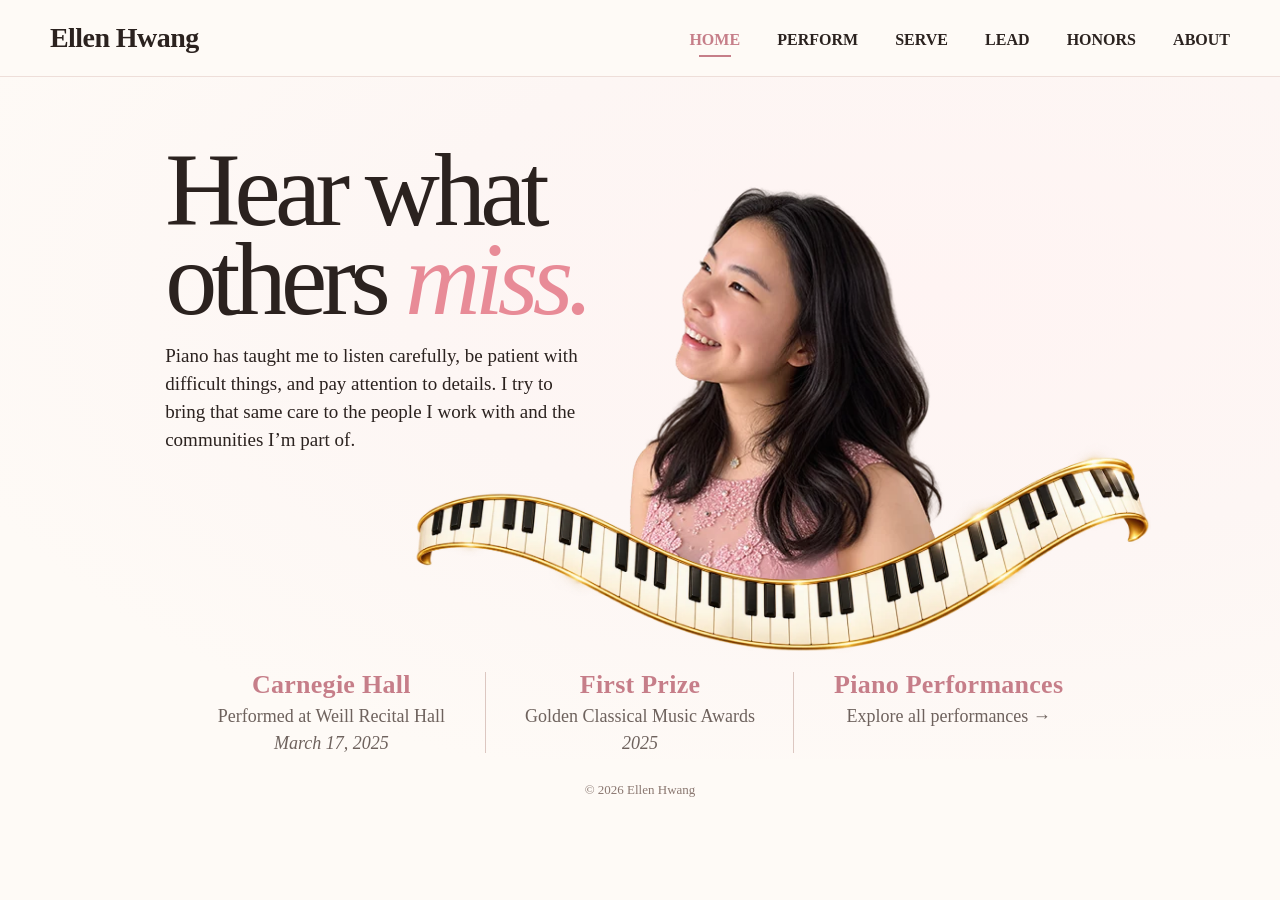
<file: index.html>
<!doctype html><html lang="en"><head>
<meta charset="utf-8"><meta name="viewport" content="width=device-width, initial-scale=1">
<title>Home | Ellen Hwang</title>
<meta name="description" content="Ellen Hwang portfolio — piano, service, leadership and honors.">
<link rel="preload" as="image" href="assets/images/home-cutout.webp" fetchpriority="high">
<link rel="preload" as="image" href="assets/images/piano-keyboard-final.webp" fetchpriority="high">
<link rel="stylesheet" href="styles.css?v=20261016"></head><body class="home"><header class="site-header"><div class="container nav">
      <a class="brand" href="index.html">Ellen Hwang</a>
      <button class="mobile-toggle" aria-label="Open menu">☰</button>
      <nav class="nav-links"><a class="active" href="index.html">HOME</a><a class="" href="perform.html">PERFORM</a><a class="" href="serve.html">SERVE</a><a class="" href="lead.html">LEAD</a><a class="" href="honors.html">HONORS</a><a class="" href="about.html">ABOUT</a></nav>
    </div></header><main>
<section class="home-hero"><div class="container">
  <div class="hero-grid">
    <div class="hero-copy">
      <h1 class="hero-title">Hear what<br>others <em>miss.</em></h1>
      <p class="hero-text">Piano has taught me to listen carefully, be patient with difficult things, and pay attention to details. I try to bring that same care to the people I work with and the communities I’m part of.</p>
    </div>
  </div>
</div>
<div class="home-lower">
<div class="hero-stage"><img class="hero-portrait" fetchpriority="high" decoding="async" src="assets/images/home-cutout.webp" alt="Ellen Hwang"><img class="piano-ribbon" fetchpriority="high" decoding="async" src="assets/images/piano-keyboard-final.webp" alt="" aria-hidden="true"></div>
<div class="container home-achv">
<a href="honors.html"><b>Carnegie Hall</b><span>Performed at Weill Recital Hall</span><i>March 17, 2025</i></a>
<a href="honors.html"><b>First Prize</b><span>Golden Classical Music Awards</span><i>2025</i></a>
<a href="perform.html"><b>Piano Performances</b><span>Explore all performances →</span></a>
</div>
<div class="container home-paths">
  <a class="path" href="perform.html"><span class="path-icon"><img src="assets/images/home-icon-perform.png" alt=""></span><strong>PERFORM</strong><span>10 years</span></a>
  <a class="path" href="serve.html"><span class="path-icon"><img src="assets/images/home-icon-serve.png" alt=""></span><strong>SERVE</strong><span>$11,000+ raised</span></a>
  <a class="path" href="lead.html"><span class="path-icon"><img src="assets/images/home-icon-lead.png" alt=""></span><strong>LEAD</strong><span>25+ issues</span></a>
  <a class="path" href="honors.html"><span class="path-icon"><img src="assets/images/home-icon-honors.png" alt=""></span><strong>HONORS</strong><span>1st Place</span></a>
  <a class="path" href="about.html"><span class="path-icon"><img src="assets/images/home-icon-about.png" alt=""></span><strong>ABOUT</strong><span>Character</span></a>
</div></div></section></main><footer class="footer"><div class="container">© 2026 Ellen Hwang</div></footer><script src="script.js?v=20261016"></script></body></html>
</file>
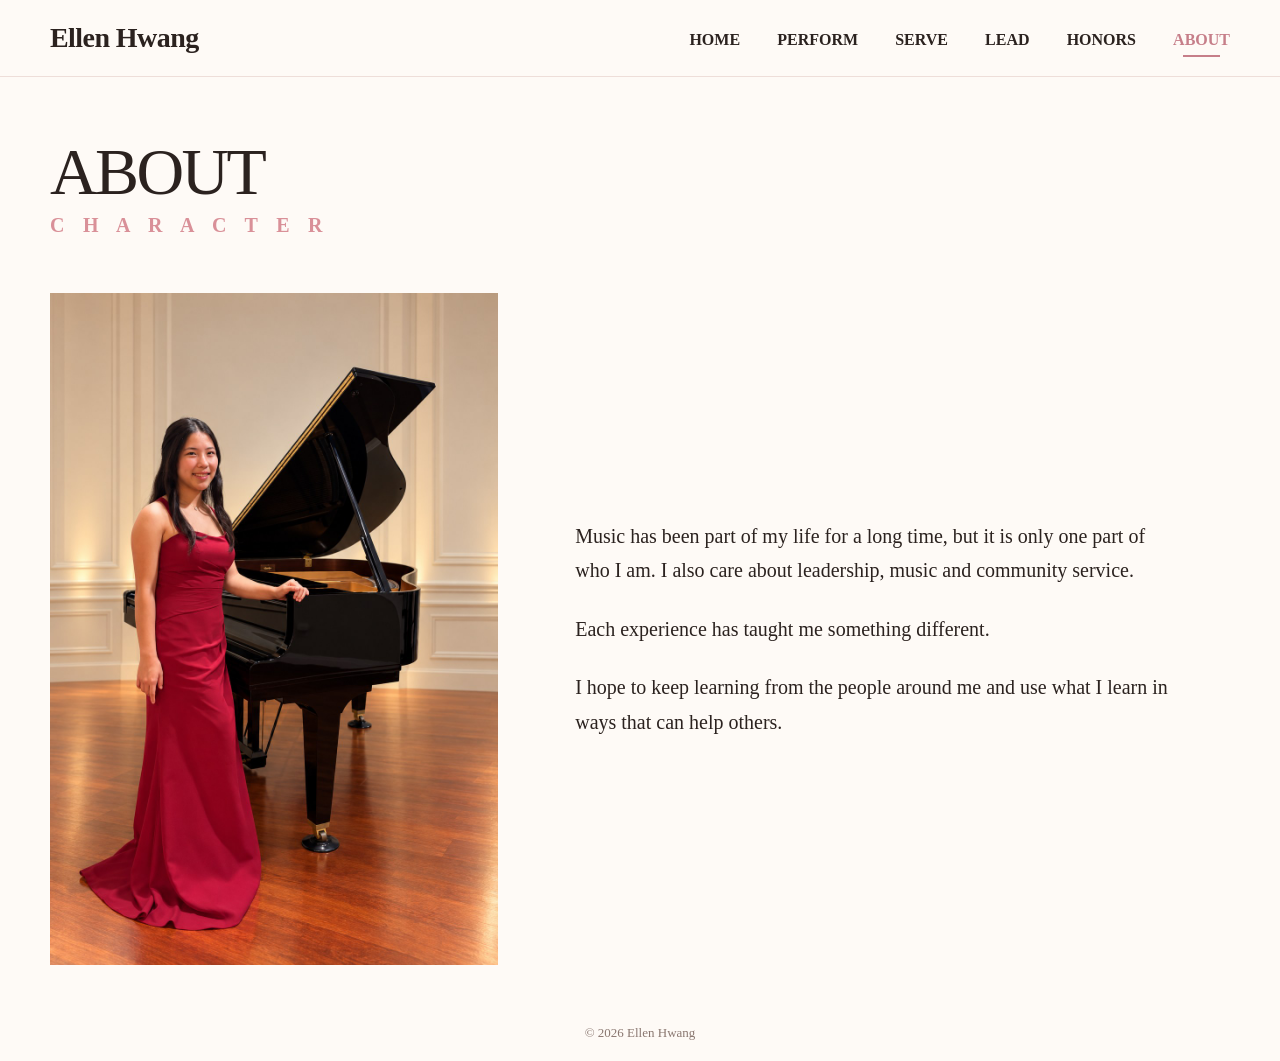
<file: about.html>
<!doctype html><html lang="en"><head>
<meta charset="utf-8"><meta name="viewport" content="width=device-width, initial-scale=1">
<title>About | Ellen Hwang</title>
<meta name="description" content="Ellen Hwang portfolio — piano, service, leadership and honors.">
<link rel="stylesheet" href="styles.css?v=20261016"></head><body class="about-page"><header class="site-header"><div class="container nav">
      <a class="brand" href="index.html">Ellen Hwang</a>
      <button class="mobile-toggle" aria-label="Open menu">☰</button>
      <nav class="nav-links"><a class="" href="index.html">HOME</a><a class="" href="perform.html">PERFORM</a><a class="" href="serve.html">SERVE</a><a class="" href="lead.html">LEAD</a><a class="" href="honors.html">HONORS</a><a class="active" href="about.html">ABOUT</a></nav>
    </div></header><main class="about-wrap decor-page"><div class="container">
<section class="page-top"><div><h1 class="page-title">ABOUT</h1><div class="page-key">C H A R A C T E R</div></div><div></div></section>
<section class="about-grid"><div class="about-photo"><img src="assets/images/about-piano.jpg" width="1024" height="1536" alt="Ellen Hwang in a red gown beside a grand piano"></div><div class="about-copy"><p>Music has been part of my life for a long time, but it is only one part of who I am. I also care about leadership, music and community service.</p><p>Each experience has taught me something different.</p><p>I hope to keep learning from the people around me and use what I learn in ways that can help others.</p></div></section>
</div></main><footer class="footer"><div class="container">© 2026 Ellen Hwang</div></footer><script src="script.js?v=20261016"></script></body></html>
</file>
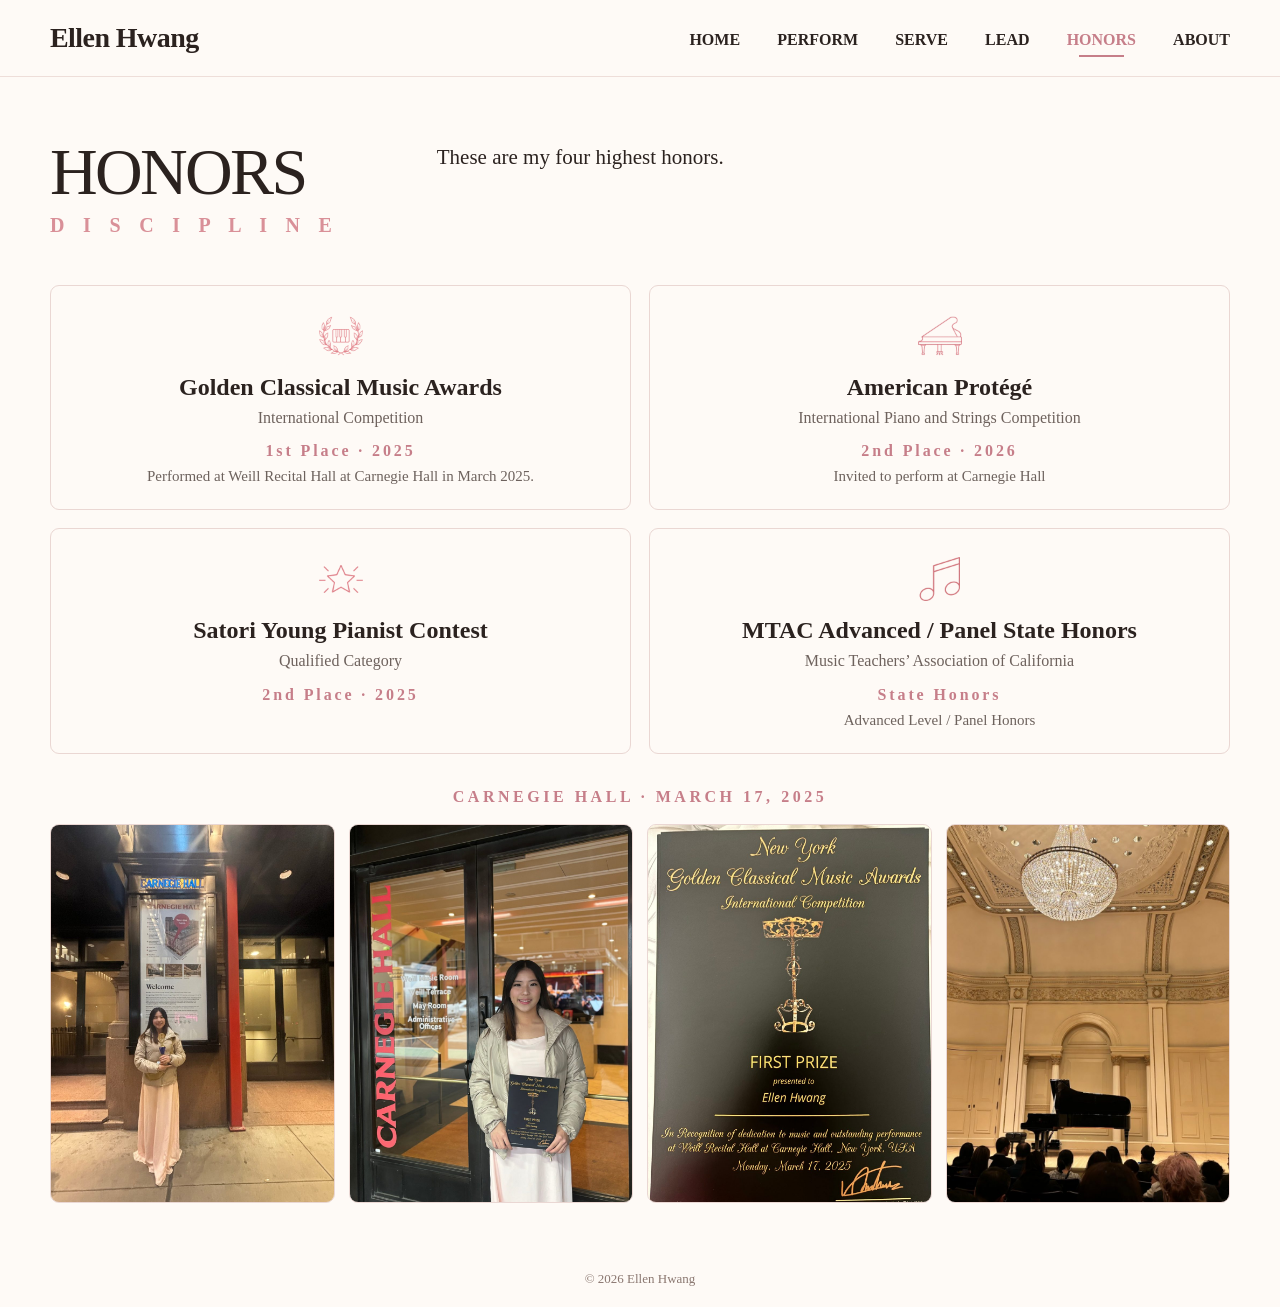
<file: honors.html>
<!doctype html><html lang="en"><head>
<meta charset="utf-8"><meta name="viewport" content="width=device-width, initial-scale=1">
<title>Honors | Ellen Hwang</title>
<meta name="description" content="Ellen Hwang portfolio — piano, service, leadership and honors.">
<link rel="stylesheet" href="styles.css?v=20261016"></head><body><header class="site-header"><div class="container nav">
      <a class="brand" href="index.html">Ellen Hwang</a>
      <button class="mobile-toggle" aria-label="Open menu">☰</button>
      <nav class="nav-links"><a class="" href="index.html">HOME</a><a class="" href="perform.html">PERFORM</a><a class="" href="serve.html">SERVE</a><a class="" href="lead.html">LEAD</a><a class="active" href="honors.html">HONORS</a><a class="" href="about.html">ABOUT</a></nav>
    </div></header><main class="decor-page"><div class="container">
<section class="page-top"><div><h1 class="page-title">HONORS</h1><div class="page-key">D I S C I P L I N E</div></div>
<p class="page-intro">These are my four highest honors.</p></section>
<section class="honors-grid">
  <article class="honor-card"><div class="honor-icon"><img src="assets/images/award-laurel.png" alt=""></div><h3>Golden Classical Music Awards</h3><div class="sub">International Competition</div><div class="award">1st Place · 2025</div><div class="detail">Performed at Weill Recital Hall at Carnegie Hall in March 2025.</div></article>
<article class="honor-card"><div class="honor-icon"><img src="assets/images/award-piano.png" alt=""></div><h3>American Protégé</h3><div class="sub">International Piano and Strings Competition</div><div class="award">2nd Place · 2026</div><div class="detail">Invited to perform at Carnegie Hall</div></article>
<article class="honor-card"><div class="honor-icon"><img src="assets/images/award-star.png" alt=""></div><h3>Satori Young Pianist Contest</h3><div class="sub">Qualified Category</div><div class="award">2nd Place · 2025</div></article>
<article class="honor-card"><div class="honor-icon"><img src="assets/images/award-music.png" alt=""></div><h3>MTAC Advanced / Panel State Honors</h3><div class="sub">Music Teachers’ Association of California</div><div class="award">State Honors</div><div class="detail">Advanced Level / Panel Honors</div></article>
</section>
<section class="carnegie"><h2 class="carnegie-title">CARNEGIE HALL · MARCH 17, 2025</h2>
<div class="carnegie-grid">
<a href="assets/images/carnegie-sign.jpg" target="_blank" rel="noopener"><img src="assets/images/carnegie-sign.jpg" alt="Ellen Hwang outside Carnegie Hall holding her trophy" loading="lazy"></a>
<a href="assets/images/carnegie-with-certificate.jpg" target="_blank" rel="noopener"><img src="assets/images/carnegie-with-certificate.jpg" alt="Ellen Hwang holding her First Prize certificate at Carnegie Hall" loading="lazy"></a>
<a href="assets/images/carnegie-certificate.jpg" target="_blank" rel="noopener"><img src="assets/images/carnegie-certificate.jpg" alt="First Prize certificate, Golden Classical Music Awards International Competition, March 17, 2025" loading="lazy"></a>
<a href="assets/images/carnegie-weill-stage.jpg" target="_blank" rel="noopener"><img src="assets/images/carnegie-weill-stage.jpg" alt="The stage at Weill Recital Hall, Carnegie Hall" loading="lazy"></a>
</div></section></div></main><footer class="footer"><div class="container">© 2026 Ellen Hwang</div></footer><script src="script.js?v=20261016"></script></body></html>
</file>
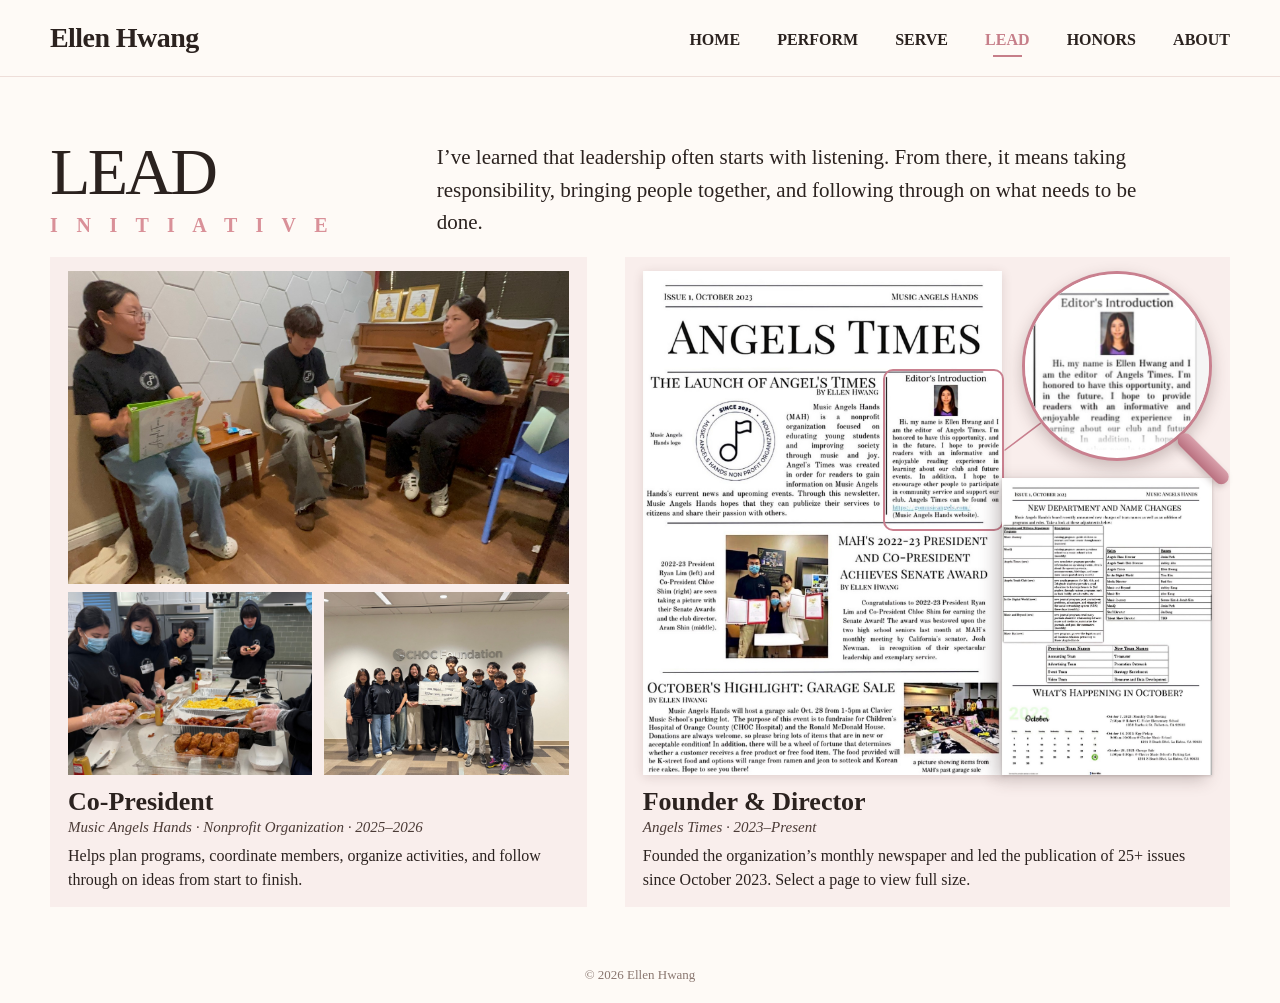
<file: lead.html>
<!doctype html><html lang="en"><head>
<meta charset="utf-8"><meta name="viewport" content="width=device-width, initial-scale=1">
<title>Lead | Ellen Hwang</title>
<meta name="description" content="Ellen Hwang portfolio — piano, service, leadership and honors.">
<link rel="stylesheet" href="styles.css?v=20261016"></head><body class="lead-page"><header class="site-header"><div class="container nav">
      <a class="brand" href="index.html">Ellen Hwang</a>
      <button class="mobile-toggle" aria-label="Open menu">☰</button>
      <nav class="nav-links"><a class="" href="index.html">HOME</a><a class="" href="perform.html">PERFORM</a><a class="" href="serve.html">SERVE</a><a class="active" href="lead.html">LEAD</a><a class="" href="honors.html">HONORS</a><a class="" href="about.html">ABOUT</a></nav>
    </div></header><main class="decor-page"><div class="container">
<section class="page-top"><div><h1 class="page-title">LEAD</h1><div class="page-key">I N I T I A T I V E</div></div>
<p class="page-intro">I’ve learned that leadership often starts with listening. From there, it means taking responsibility, bringing people together, and following through on what needs to be done.</p></section>
<section class="lead-grid">
  <article class="lead-panel"><img class="lead-primary" src="assets/images/lead-meeting.jpg" alt="Music Angels Hands planning meeting"><div class="lead-support"><img class="pos-kitchen" src="assets/images/lead-kitchen.jpg" alt="Music Angels Hands students preparing and serving food in a kitchen"><img src="assets/images/lead-choc-donation.jpg" alt="Music Angels Hands group at the CHOC Foundation with a $3,000 donation check"></div><h3>Co-President</h3><div class="role-meta">Music Angels Hands · Nonprofit Organization · 2025–2026</div><p class="lead-copy">Helps plan programs, coordinate members, organize activities, and follow through on ideas from start to finish.</p></article>
  <article class="newspaper-block"><div class="np-stage">
    <a class="np-main" href="assets/images/angels-times-page1-full.jpg" target="_blank" rel="noopener" aria-label="Open Angels Times, Issue 1, October 2023, page 1 at full size"><img src="assets/images/angels-times-page1-full.jpg" alt="Angels Times, Issue 1, October 2023, page 1: The Launch of Angel's Times, with Ellen Hwang's Editor's Introduction"><span class="np-ring" aria-hidden="true"></span></a>
    <svg class="np-conn" viewBox="0 0 100 100" preserveAspectRatio="none" aria-hidden="true"><line x1="63.6" y1="35.5" x2="69.8" y2="30.2" vector-effect="non-scaling-stroke"/></svg>
    <a class="np-lens" href="assets/images/angels-times-page1-full.jpg" target="_blank" rel="noopener" aria-label="Zoom on Ellen Hwang's Editor's Introduction in Angels Times, Issue 1 (opens full page)"><img src="assets/images/angels-times-zoom.jpg" alt="Magnified view of Ellen Hwang's Editor's Introduction from Angels Times, Issue 1"></a>
    <a class="np-second" href="assets/images/angels-times-page2-full.jpg" target="_blank" rel="noopener" aria-label="Open Angels Times, Issue 1, October 2023, page 2 at full size"><img src="assets/images/angels-times-page2-full.jpg" alt="Angels Times, Issue 1, October 2023, page 2: New Department and Name Changes, and What's Happening in October"></a>
  </div>
    <h3>Founder &amp; Director</h3><div class="role-meta">Angels Times · 2023–Present</div><p class="lead-copy">Founded the organization’s monthly newspaper and led the publication of 25+ issues since October 2023. Select a page to view full size.</p></article>
</section></div></main><footer class="footer"><div class="container">© 2026 Ellen Hwang</div></footer><script src="script.js?v=20261016"></script></body></html>
</file>
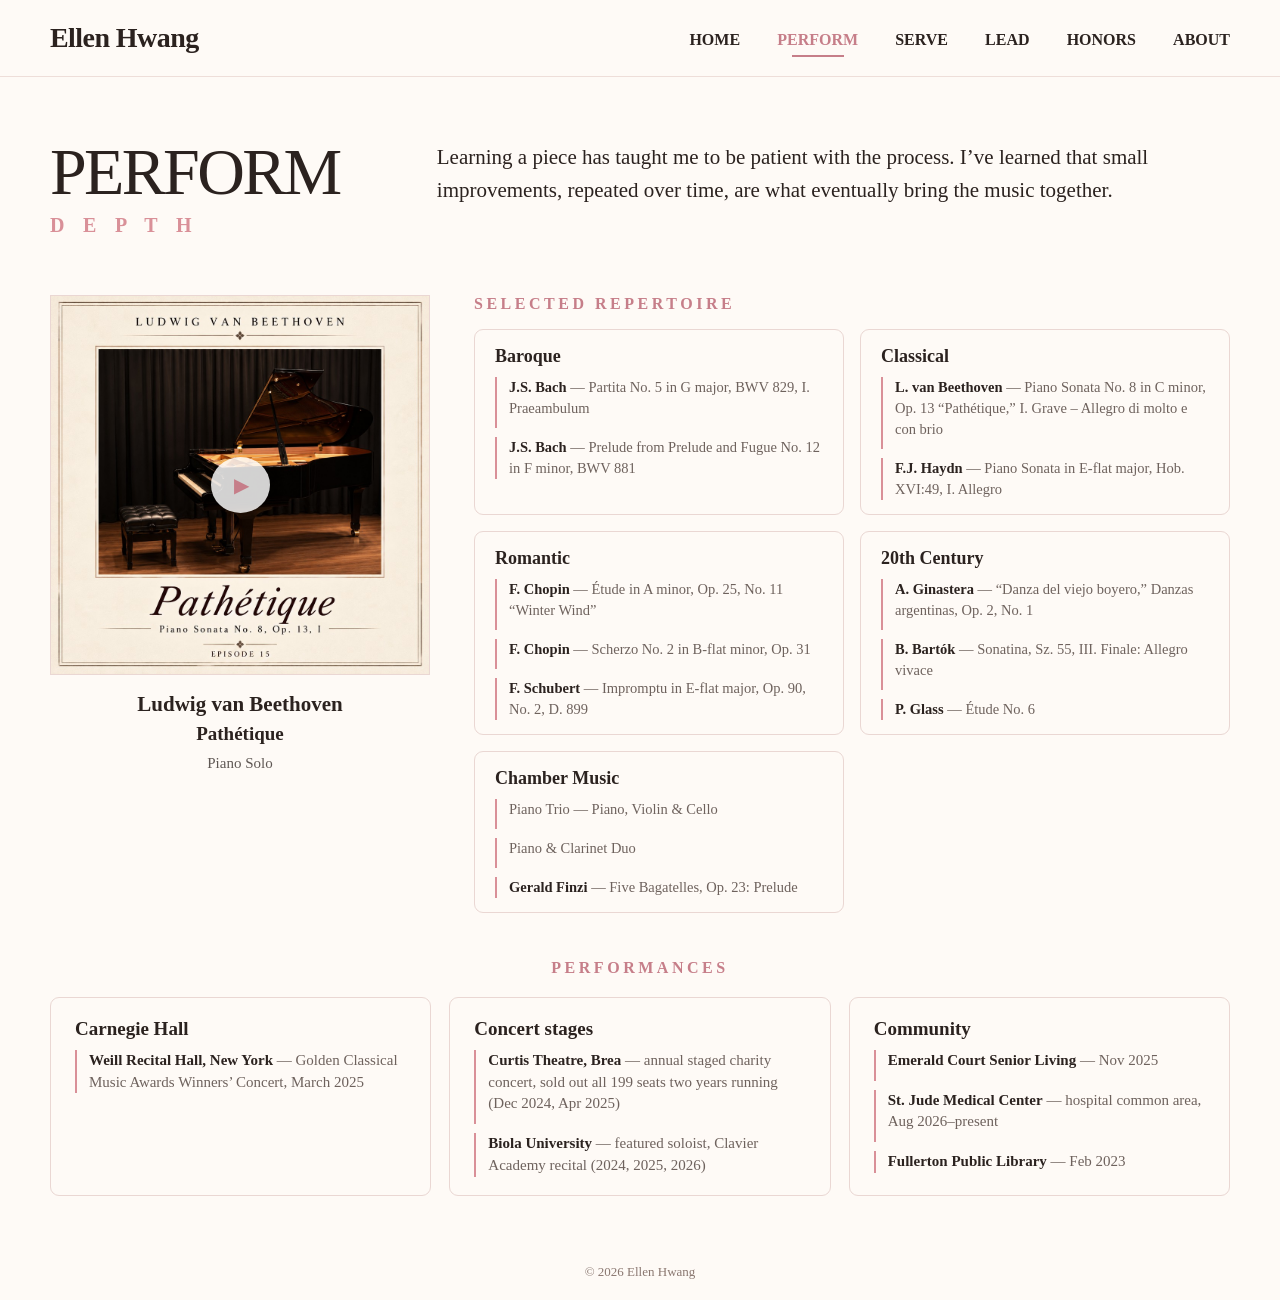
<file: perform.html>
<!doctype html><html lang="en"><head>
<meta charset="utf-8"><meta name="viewport" content="width=device-width, initial-scale=1">
<title>Perform | Ellen Hwang</title>
<meta name="description" content="Ellen Hwang portfolio — piano, service, leadership and honors.">
<link rel="stylesheet" href="styles.css?v=20261016"></head><body><header class="site-header"><div class="container nav">
      <a class="brand" href="index.html">Ellen Hwang</a>
      <button class="mobile-toggle" aria-label="Open menu">☰</button>
      <nav class="nav-links"><a class="" href="index.html">HOME</a><a class="active" href="perform.html">PERFORM</a><a class="" href="serve.html">SERVE</a><a class="" href="lead.html">LEAD</a><a class="" href="honors.html">HONORS</a><a class="" href="about.html">ABOUT</a></nav>
    </div></header><main class="decor-page"><div class="container">
<section class="page-top"><div><h1 class="page-title">PERFORM</h1><div class="page-key">D E P T H</div></div>
<p class="page-intro">Learning a piece has taught me to be patient with the process. I’ve learned that small improvements, repeated over time, are what eventually bring the music together.</p></section>
<!-- VIDEO THUMBNAILS (reusable): to change a card, edit only the <a href="..."> (video URL) and the <img src="..."> (cover art).
     Each .video-thumb is a fixed 1:1 square; the album covers are square so nothing is cropped. -->
<div class="perform-top">
<section class="performance-grid">
  <article class="performance-card">
<a class="video-thumb" aria-label="Play video: Beethoven Pathétique" href="https://www.youtube.com/watch?v=hdj-15lu0Xo" target="_blank" rel="noopener">
<img src="assets/images/perform-cover-pathetique-v3.jpg" width="1000" height="1000" alt="Recital cover: Beethoven, Pathétique, Piano Sonata No. 8, Op. 13, Episode 15">
<span class="play" aria-hidden="true"></span>
</a>
<div class="perf-text">
<h3>Ludwig van Beethoven</h3>
<p class="piece">Pathétique</p>
<div class="meta">Piano Solo</div>
</div>
</article>
</section>
<section class="repertoire"><h2 class="rep-title">SELECTED REPERTOIRE</h2>
<div class="rep-grid">
<div class="rep-group"><h3>Baroque</h3><ul><li><b>J.S. Bach</b> — Partita No. 5 in G major, BWV 829, I. Praeambulum</li><li><b>J.S. Bach</b> — Prelude from Prelude and Fugue No. 12 in F minor, BWV 881</li></ul></div>
<div class="rep-group"><h3>Classical</h3><ul><li><b>L. van Beethoven</b> — Piano Sonata No. 8 in C minor, Op. 13 “Pathétique,” I. Grave – Allegro di molto e con brio</li><li><b>F.J. Haydn</b> — Piano Sonata in E-flat major, Hob. XVI:49, I. Allegro</li></ul></div>
<div class="rep-group"><h3>Romantic</h3><ul><li><b>F. Chopin</b> — Étude in A minor, Op. 25, No. 11 “Winter Wind”</li><li><b>F. Chopin</b> — Scherzo No. 2 in B-flat minor, Op. 31</li><li><b>F. Schubert</b> — Impromptu in E-flat major, Op. 90, No. 2, D. 899</li></ul></div>
<div class="rep-group"><h3>20th Century</h3><ul><li><b>A. Ginastera</b> — “Danza del viejo boyero,” Danzas argentinas, Op. 2, No. 1</li><li><b>B. Bartók</b> — Sonatina, Sz. 55, III. Finale: Allegro vivace</li><li><b>P. Glass</b> — Étude No. 6</li></ul></div>
<div class="rep-group"><h3>Chamber Music</h3><ul><li>Piano Trio — Piano, Violin &amp; Cello</li><li>Piano &amp; Clarinet Duo</li><li><b>Gerald Finzi</b> — Five Bagatelles, Op. 23: Prelude</li></ul></div>
</div></section>
</div><section class="repertoire stages">
<h2 class="rep-title">PERFORMANCES</h2>
<div class="rep-grid">
<div class="rep-group"><h3>Carnegie Hall</h3><ul><li><b>Weill Recital Hall, New York</b> — Golden Classical Music Awards Winners’ Concert, March 2025</li></ul></div>
<div class="rep-group"><h3>Concert stages</h3><ul><li><b>Curtis Theatre, Brea</b> — annual staged charity concert, sold out all 199 seats two years running (Dec 2024, Apr 2025)</li><li><b>Biola University</b> — featured soloist, Clavier Academy recital (2024, 2025, 2026)</li></ul></div>
<div class="rep-group"><h3>Community</h3><ul><li><b>Emerald Court Senior Living</b> — Nov 2025</li><li><b>St. Jude Medical Center</b> — hospital common area, Aug 2026–present</li><li><b>Fullerton Public Library</b> — Feb 2023</li></ul></div>
</div></section>
</div></main><footer class="footer"><div class="container">© 2026 Ellen Hwang</div></footer><script src="script.js?v=20261016"></script></body></html>
</file>
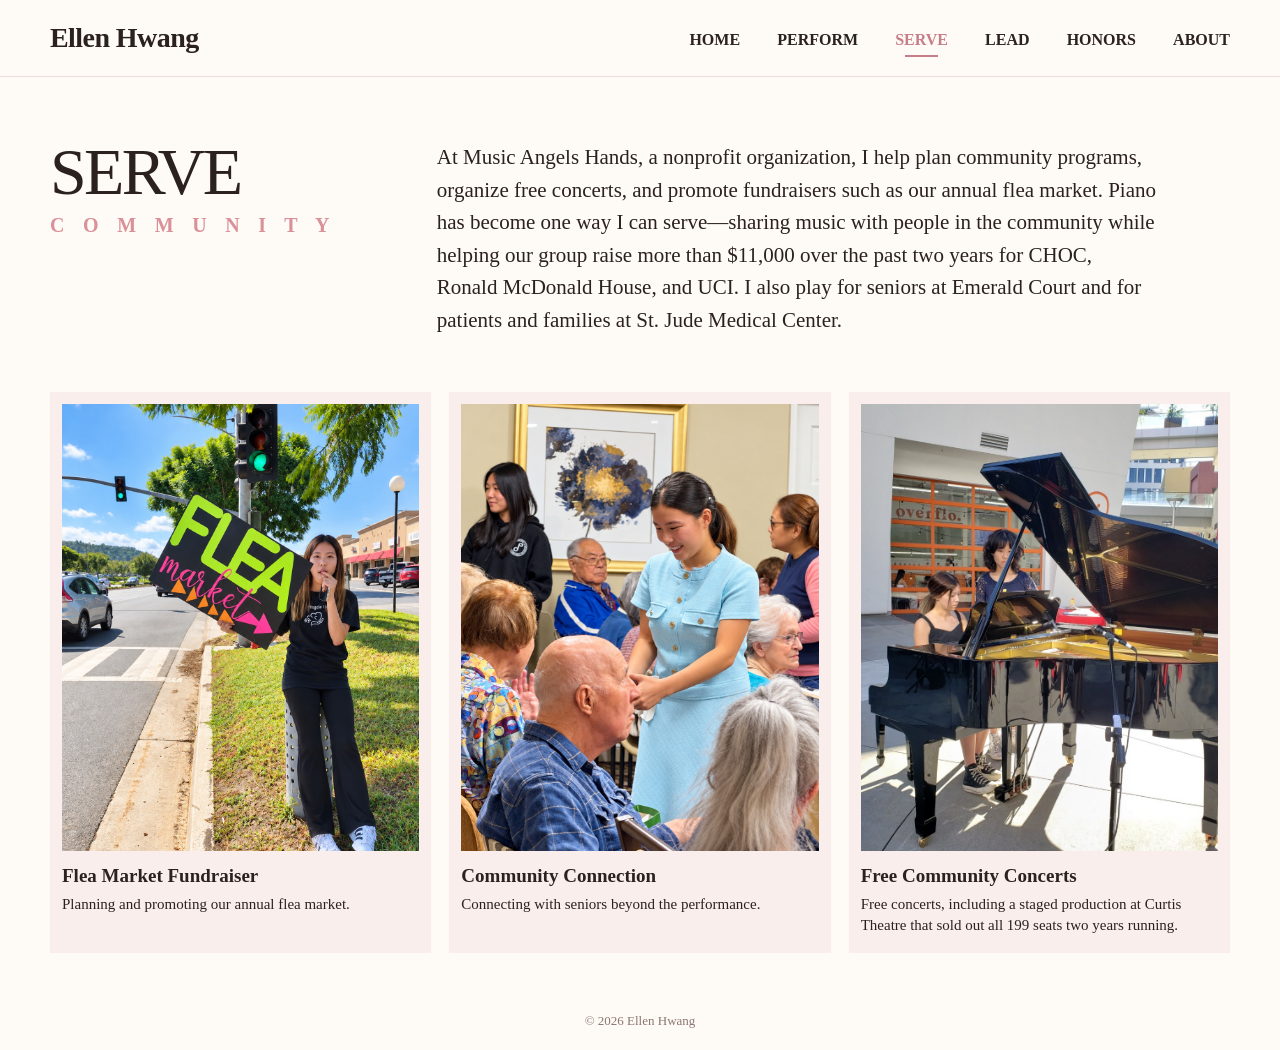
<file: serve.html>
<!doctype html><html lang="en"><head>
<meta charset="utf-8"><meta name="viewport" content="width=device-width, initial-scale=1">
<title>Serve | Ellen Hwang</title>
<meta name="description" content="Ellen Hwang portfolio — piano, service, leadership and honors.">
<link rel="stylesheet" href="styles.css?v=20261016"></head><body class="serve-page"><header class="site-header"><div class="container nav">
      <a class="brand" href="index.html">Ellen Hwang</a>
      <button class="mobile-toggle" aria-label="Open menu">☰</button>
      <nav class="nav-links"><a class="" href="index.html">HOME</a><a class="" href="perform.html">PERFORM</a><a class="active" href="serve.html">SERVE</a><a class="" href="lead.html">LEAD</a><a class="" href="honors.html">HONORS</a><a class="" href="about.html">ABOUT</a></nav>
    </div></header><main class="decor-page"><div class="container">
<section class="page-top"><div><h1 class="page-title">SERVE</h1><div class="page-key">C O M M U N I T Y</div></div>
<p class="page-intro">At Music Angels Hands, a nonprofit organization, I help plan community programs, organize free concerts, and promote fundraisers such as our annual flea market. Piano has become one way I can serve—sharing music with people in the community while helping our group raise more than $11,000 over the past two years for CHOC, Ronald McDonald House, and UCI. I also play for seniors at Emerald Court and for patients and families at St. Jude Medical Center.</p></section>
<section class="serve-grid">
  <article class="serve-card"><img src="assets/images/serve-flea-market.jpg" width="1024" height="1536" alt="Ellen Hwang holding the FLEA market sign outdoors to promote the Music Angels Hands fundraiser"><h3>Flea Market Fundraiser</h3><p>Planning and promoting our annual flea market.</p></article>
  <article class="serve-card"><img src="assets/images/serve-seniors-blue.jpg" width="1024" height="1536" alt="Ellen Hwang in a light blue dress greeting senior residents at a community event"><h3>Community Connection</h3><p>Connecting with seniors beyond the performance.</p></article>
  <article class="serve-card"><img src="assets/images/serve-community-piano.jpg" alt="Ellen Hwang performing piano in the community"><h3>Free Community Concerts</h3><p>Free concerts, including a staged production at Curtis Theatre that sold out all 199 seats two years running.</p></article>
</section></div></main><footer class="footer"><div class="container">© 2026 Ellen Hwang</div></footer><script src="script.js?v=20261016"></script></body></html>
</file>
<file: styles.css>
:root{
  --bg:#fefaf6;
  --panel:#f9eeec;
  --panel2:#f7e8e4;
  --ink:#2b221f;
  --rose:#c67e89;
  --rose2:#d99098;
  --muted:#6e625d;
  --line:#ead7d3;
  --white:#fffdfa;
  --max:1180px;
}
*{box-sizing:border-box}
html{scroll-behavior:smooth}
body{margin:0;background:var(--bg);color:var(--ink);font-family:"Times New Roman",Times,serif}
a{color:inherit;text-decoration:none}
img{max-width:100%;display:block}
button{font:inherit}
.container{width:min(var(--max),calc(100% - 56px));margin:auto}
.site-header{position:sticky;top:0;z-index:100;background:rgba(254,250,246,.97);border-bottom:1px solid rgba(234,215,211,.8);backdrop-filter:blur(8px)}
.nav{min-height:76px;display:grid;grid-template-columns:240px 1fr auto;align-items:center;gap:24px}
.brand{font-size:29px;font-weight:700;letter-spacing:-.02em}
.nav-links{display:flex;justify-content:center;gap:36px;font-size:14px;font-weight:700}
.nav-links a{position:relative;padding:28px 0 24px}
.nav-links a:hover,.nav-links a.active{color:var(--rose)}
.nav-links a.active:after,.nav-links a:hover:after{content:"";position:absolute;left:18%;right:18%;bottom:16px;height:1.5px;background:var(--rose)}
.resume-btn{background:var(--rose);color:#fff;padding:12px 24px;border-radius:12px;font-size:13px;font-weight:700}
.mobile-toggle{display:none;border:0;background:transparent;font-size:27px;padding:6px}
.page-top{display:grid;grid-template-columns:310px 1fr;gap:86px;padding:64px 0 38px;align-items:start}
.page-title{font-size:66px;line-height:.95;margin:0;font-weight:500;letter-spacing:-.04em}
.page-key{margin-top:10px;color:var(--rose2);letter-spacing:.34em;font-size:20px;font-weight:700}
.page-intro{font-size:21px;line-height:1.55;max-width:720px;margin:7px 0 0}
.eyebrow{color:var(--rose);letter-spacing:.22em;font-size:12px;font-weight:700;text-transform:uppercase}
.footer{padding:19px 0;color:#8A7770;background:#FEFAF6;font-size:13px;line-height:1.4;text-align:center;border:0;margin-top:32px}

/* HOME */
.home-hero{min-height:650px;position:relative;overflow:hidden;padding:58px 0 20px;background:radial-gradient(circle at 70% 30%,#fbe7e7 0,rgba(251,231,231,.65) 18%,transparent 47%)}
.hero-grid{display:grid;grid-template-columns:1.05fr .95fr;align-items:center;gap:18px;min-height:430px}
.hero-copy{padding-left:6%}
.hero-title{font-size:82px;line-height:.83;letter-spacing:-.055em;font-weight:500;margin:0;max-width:590px}
.hero-title em{color:#e4878f;font-weight:500}
.hero-text{font-size:18px;line-height:1.5;max-width:570px;margin:28px 0 0}
.home-paths{display:grid;grid-template-columns:repeat(5,1fr);gap:26px;padding:32px 0 18px}
.path{text-align:center;position:relative}
.path:not(:last-child):after{content:"";position:absolute;right:-13px;top:26px;width:1px;height:54px;background:#dcc7c1}
.path-icon{width:64px;height:64px;border-radius:50%;margin:0 auto 10px;background:#f6cfd0;display:grid;place-items:center}
.path-icon img{width:38px;height:38px;object-fit:contain}
.path strong{display:block;font-size:16px;letter-spacing:.02em}
.path span{display:block;font-style:italic;font-size:14px;margin-top:2px}

/* PERFORM */
.performance-grid{display:grid;grid-template-columns:repeat(3,minmax(0,1fr));gap:26px;padding:16px 0 0;align-items:start}
.performance-card{position:relative;min-width:0}
.play{position:absolute;inset:0;display:grid;place-items:center}
.play:before{content:"▶";width:56px;height:56px;border-radius:50%;display:grid;place-items:center;background:rgba(255,255,255,.82);color:var(--rose);font-size:20px;padding-left:3px;box-shadow:0 4px 16px rgba(0,0,0,.12)}
.performance-card h3{font-size:21px;margin:18px 0 7px}
.performance-card .piece{font-size:16px;line-height:1.35;margin:0}
.performance-card .meta{font-size:14px;color:var(--muted);margin-top:8px}

/* SERVE */
.serve-grid{display:grid;grid-template-columns:repeat(3,1fr);gap:18px;padding:18px 0 0}
.serve-card{background:var(--panel);padding:12px 12px 18px}
.serve-card img{width:100%;aspect-ratio:4/4.3;object-fit:cover;background:#eee}
.serve-card:nth-child(1) img{object-position:center 55%}
.serve-card:nth-child(2) img{object-position:center 50%}
.serve-card:nth-child(3) img{object-position:center 50%}
.serve-card h3{font-size:19px;margin:14px 0 7px}
.serve-card p{font-size:15px;line-height:1.38;margin:0}

/* LEAD */
.lead-grid{display:grid;grid-template-columns:1fr 1fr;gap:38px;padding:16px 0 0;align-items:start}
.lead-panel{background:var(--panel);padding:18px}
.lead-primary{width:100%;aspect-ratio:16/10;object-fit:cover}
.lead-support{display:grid;grid-template-columns:1fr 1fr;gap:12px;margin-top:12px}
.lead-support img{width:100%;aspect-ratio:4/3;object-fit:cover}
.lead-panel h3,.newspaper-block h3{font-size:26px;margin:18px 0 3px}
.role-meta{font-size:15px;font-style:italic;color:#4b3b36;margin-bottom:12px}
.lead-copy{font-size:16px;line-height:1.48;margin:0}
.newspaper-block{padding:0 4px}
.newspaper-block>img{width:100%;aspect-ratio:1.26/1;object-fit:cover;object-position:top center;border:1px solid #e1d8d4;box-shadow:0 4px 14px rgba(65,43,35,.08)}

/* HONORS */
.decor-page{position:relative;overflow:hidden}
.floral{position:absolute;opacity:.34;pointer-events:none;z-index:0}
.floral.left{left:-40px;bottom:-190px;width:190px;transform:rotate(-4deg)}
.floral.right{right:-30px;top:80px;width:170px;transform:scaleX(-1) rotate(-4deg)}
.honors-grid{position:relative;z-index:1;display:grid;grid-template-columns:1fr 1fr;gap:18px;padding:10px 0 0}
.honor-card{min-height:225px;border:1px solid var(--line);border-radius:9px;padding:22px 34px 24px;text-align:center;background:rgba(254,250,246,.78)}
.honor-icon{height:54px;display:grid;place-items:center;margin-bottom:10px}
.honor-icon img{max-height:50px;max-width:72px;object-fit:contain}
.honor-card h3{font-size:24px;margin:4px 0 7px}
.honor-card .sub{font-size:16px;color:var(--muted);line-height:1.3}
.honor-card .award{color:var(--rose);letter-spacing:.18em;font-size:16px;margin:14px 0 8px;font-weight:700}
.honor-card .detail{font-size:15px;color:#6d625d}

/* ABOUT */
.about-wrap{position:relative;overflow:hidden}
.about-grid{display:grid;grid-template-columns:42% 58%;gap:46px;align-items:center;padding:18px 7% 0}
.about-photo{border:0;box-shadow:none;border-radius:0;background:none;padding:0}
.about-photo img{display:block;width:100%;height:auto;border:0;box-shadow:none;border-radius:0;filter:none}
.about-copy{font-size:20px;line-height:1.72;max-width:600px}
.about-copy p{margin:0 0 18px}
.closing{font-style:italic;color:var(--rose);font-size:18px}

@media (max-width: 900px){
  .container{width:min(100% - 34px,760px)}
  .nav{grid-template-columns:1fr auto auto;min-height:66px}
  .brand{font-size:22px}
  .mobile-toggle{display:block;grid-column:2}
  .resume-btn{grid-column:3;padding:10px 16px}
  .nav-links{display:none;position:absolute;top:66px;left:0;right:0;background:var(--bg);padding:12px 24px 22px;border-bottom:1px solid var(--line);flex-direction:column;gap:0}
  .nav-links.open{display:flex}
  .nav-links a{padding:12px 0}
  .nav-links a:after{display:none}
  .page-top{grid-template-columns:1fr;gap:22px;padding:42px 0 28px}
  .page-title{font-size:48px}
  .page-key{font-size:15px}
  .page-intro{font-size:18px}
  .hero-grid{grid-template-columns:1fr;padding-top:8px}
  .hero-copy{padding:0;text-align:center;order:2}
  .hero-title{font-size:57px;max-width:none}
  .hero-text{font-size:16px;margin:20px auto 0}
  .home-paths{grid-template-columns:repeat(2,1fr);gap:24px 18px;padding-top:20px}
  .path:last-child{grid-column:1 / -1;width:50%;justify-self:center}
  .path:after{display:none}
  .performance-grid,.serve-grid,.lead-grid,.honors-grid,.about-grid{grid-template-columns:1fr}
  .performance-grid{gap:34px}
  .serve-card img{aspect-ratio:4/3}
  .lead-grid{gap:28px}
  .newspaper-block>img{aspect-ratio:auto;max-height:540px;object-fit:contain;background:#fff}
  .honor-card{min-height:190px}
  .about-grid{padding:12px 0 0;gap:30px}
  .about-photo{max-width:520px;margin:auto;width:100%}
  .about-copy{font-size:18px}
  .floral.left{width:125px;left:-54px}.floral.right{width:118px;right:-44px}
}
@media (max-width: 520px){
  .container{width:calc(100% - 28px)}
  .resume-btn{font-size:11px;padding:9px 12px}
  .hero-title{font-size:48px}
  .page-title{font-size:43px}
  .serve-card{padding:10px 10px 16px}
  .honor-card{padding:18px 16px}
  .honor-card h3{font-size:22px}
}


/* === HOME REFERENCE MATCH / Oct 2026 === */
@media (min-width: 901px) {
  .site-header .container { width: min(1440px, calc(100% - 52px)); }
  .nav { min-height:70px; grid-template-columns: 260px 1fr auto; gap:14px; }
  .brand { font-size:27px; }
  .nav-links { gap:clamp(20px,3.2vw,47px); font-size:12px; }
  .nav-links a { padding:26px 0 23px; }
  .resume-btn { border-radius:9px; font-size:12px; padding:10px 26px; }
  .home-hero { min-height:0; padding:0 0 19px; background:radial-gradient(ellipse at 73% 31%, #fff4f3 0%, #fdf6f4 40%, #fefaf6 79%); }
  .home-hero > .container:first-of-type { width:min(1180px,calc(100% - 48px)); }
  .hero-grid { grid-template-columns: 56% 44%; min-height: 435px; gap:0; align-items:center; }
  .hero-copy { padding: 0 0 18px clamp(125px, 21vw, 250px); z-index:2; position:relative; }
  .hero-title { font-size:clamp(67px, 8.75vw, 104px); line-height:.85; font-weight:500; letter-spacing:-.055em; max-width:660px; white-space:nowrap; }
  .hero-title em { color:#e88b97; }
  .hero-text { font-size:clamp(16px, 1.65vw, 19px); line-height:1.48; max-width:420px; margin:19px 0 0; }
  .home-floral { position:absolute; right:-84px; top:6px; width:242px; opacity:.22; z-index:1; transform:scaleX(-1); pointer-events:none; }
  .home-paths { width:min(870px,calc(100% - 46px)); margin:auto; grid-template-columns:repeat(5,1fr); gap:8px; padding:16px 0 10px; }
  .path:not(:last-child):after { right:-4px; top:12px; height:94px; }
  .path-icon { width:92px; height:92px; margin:0 auto 8px; background:none; }
  .path-icon img { width:92px; height:92px; object-fit:contain; }
  .path strong { font-size:20px; }
  .path span { font-size:15px; margin-top:0; }
  .home-hero + .footer { margin-top:0; }
}
@media (min-width: 901px) and (max-width: 1080px){
  .hero-copy { padding-left:clamp(150px, 21vw, 225px); }
  .hero-title { font-size:clamp(66px,8.45vw,92px); }
  .hero-text {max-width:370px;}
}
@media (max-width:900px){
  .home-hero {padding-top:12px; min-height:0; background:radial-gradient(circle at 75% 22%,#fff0ef 0%,#fefaf6 67%);}
  .home-floral{position:absolute;right:-42px;top:8px;width:155px;opacity:.20;transform:scaleX(-1);pointer-events:none;}
  .hero-grid{display:flex;flex-direction:column;min-height:0;gap:4px;padding-top:0;}
  .hero-copy{order:1;padding:27px 3% 0;text-align:center;max-width:100%;}
  .hero-title{font-size:clamp(48px,9vw,75px);line-height:.92;white-space:normal;}
  .hero-text{font-size:17px;line-height:1.5;max-width:520px;margin:17px auto 0;}
  .home-paths{grid-template-columns:repeat(5,1fr);gap:6px;padding:13px 0 7px;}
  .path:last-child{grid-column:auto;width:auto;justify-self:stretch;}
  .path-icon,.path-icon img{width:clamp(52px,10vw,74px);height:clamp(52px,10vw,74px);}
  .path-icon{background:none;margin-bottom:4px;}
  .path strong{font-size:clamp(12px,2.3vw,17px);}
  .path span{font-size:clamp(10px,2vw,14px);}
}
@media (max-width:520px){
  .hero-title{font-size:clamp(44px,11.4vw,58px);}
  .hero-text{font-size:15px;}
  .home-paths{width:calc(100% - 18px);grid-template-columns:repeat(3,1fr);gap:16px 5px;}
  .path:last-child{grid-column:auto;width:auto;}
  .home-floral{width:112px;right:-34px;opacity:.18;}
}


/* HOME nav icons: five identical 80x80 circular PNGs */
.home-paths .path-icon{width:80px;height:80px;margin:0 auto 10px;background:none;border-radius:0;display:block;padding:0}
.home-paths .path-icon img{display:block;width:80px;height:80px;max-width:none;object-fit:contain}
@media (max-width:900px){.home-paths .path-icon,.home-paths .path-icon img{width:80px;height:80px}.home-paths .path-icon{margin-bottom:6px}}


/* 3. icon section up ~24px */

@media (min-width:901px){
  /* Navigation: same size/spacing on ALL pages (HOME is the master) */
  .nav{grid-template-columns:1fr auto 1fr}
  .nav-links{font-size:16px}
  .nav-links a{padding:23px 0 20px}
  .nav-links a.active:after,.nav-links a:hover:after{bottom:12px}
}


/* HOME: footer follows icons by ~36px */
body.home .home-paths{padding-bottom:0}

/* PERFORM: reusable square video thumbnail */
.video-thumb{--thumb-bg:#FEFAF6;display:block;position:relative;width:100%;aspect-ratio:1 / 1;overflow:hidden;background:var(--thumb-bg);border:1px solid var(--line)}
.video-thumb img{width:100%;height:100%;object-fit:contain;object-position:center;display:block}
.video-thumb .play{position:absolute;inset:0;display:grid;place-items:center}
@media (max-width:900px){
  .performance-grid{gap:34px}
  .performance-card{width:100%;max-width:440px;margin-inline:auto}
}

/* HONORS: four identical 56x56 icon containers (artwork pre-normalized, centered, proportions kept) */
.honor-icon{width:56px;height:56px;margin:0 auto 10px;display:block}
.honor-icon img{width:56px;height:56px;max-width:none;max-height:none;object-fit:contain;display:block}

/* keep the page subtitle (e.g. C O N N E C T I O N) on one line on desktop */
@media (min-width:901px){.page-key{white-space:nowrap}}


/* ===================== FINAL CORRECTIONS (Oct 13) ===================== */

/* RESUME button: visible, but not linked until the final PDF is ready (see script.js). */
.resume-btn{justify-self:end}
.resume-btn:not([href]){cursor:default}


/* Inner pages: heading and intro share one top line */
.page-top{align-items:start}
.page-intro{margin:0}

/* Floral accents (original floral.png only): soft, behind content, tucked toward the page edges.
   --sliver = how much of the artwork shows inside the page; it shrinks with the side margin so content is never covered. */
.decor-page>.container{position:relative;z-index:1}
.floral{--fw:170px;--sliver:clamp(36px,calc((100vw - 1180px)/2 + 12px),150px);width:var(--fw);opacity:.2}
.floral.right{right:calc(var(--sliver) - var(--fw));left:auto}
.floral.left{--fw:190px;left:calc(var(--sliver) - var(--fw));right:auto}
.home-floral{--fw:230px;--sliver:clamp(120px,calc((100vw - 1180px)/2 + 24px),170px);width:var(--fw);right:calc(var(--sliver) - var(--fw));top:10px;opacity:.2}
@media (max-width:900px){
  .floral.right,.floral.left{--fw:110px}
  .home-floral{--fw:112px;--sliver:46px}
}
@media (max-width:520px){
  .floral{--sliver:30px}
  .floral.right,.floral.left{--fw:96px}
  .home-floral{--fw:100px;--sliver:40px}
}


/* ===== LEAD page only: more compact vertical rhythm (no image sizes/crops changed) ===== */
.lead-page .page-top{padding-bottom:18px}
.lead-page .lead-grid{padding-top:0;align-items:start}
.lead-page .lead-panel{padding:14px 18px 16px}
.lead-page .lead-support{margin-top:8px}
.lead-page .lead-panel h3,.lead-page .newspaper-block h3{margin:12px 0 2px}
.lead-page .role-meta{margin-bottom:8px}
.lead-page .footer{margin-top:20px}


/* ===== ABOUT page only: soft floral frame on both sides (original floral.png) =====
   Artwork is sized and placed inside empty areas only, so it never reaches the photo, the heading or the biography.
   - left: in the left gutter beside the photo
   - right: in the empty top-right corner above the biography (the text column sits lower)  */
.about-page .floral{opacity:.24}
@media (min-width:901px){
  .about-page .floral{
    --c:min(1180px,calc(100vw - 56px));
    --s:calc((100vw - var(--c))/2 + var(--c)*.07 - 14px);          /* free space between page edge and the photo */
    --aw:clamp(64px,calc(var(--s) - 18px),112px);                  /* visible width of the flowers */
    --al:max(8px,calc((var(--s) - var(--aw))/2));                  /* distance from page edge */
    --fw:calc(var(--aw)/.61);                                      /* image width (artwork fills ~61% of the PNG) */
    width:var(--fw);bottom:auto}
  .about-page .floral.left{left:calc(var(--al) - .2155*var(--fw));right:auto;top:300px;height:auto;transform:none}
  .about-page .floral.right{right:calc(var(--al) - .1713*var(--fw) - 0px);left:auto;top:70px;transform:scaleX(-1);
    /* height = empty zone above the biography text, with a soft fade at the bottom */
    height:calc(min(468px,calc(348px + .317*(100vw - 901px))) - 160px);object-fit:cover;object-position:50% 0;
    -webkit-mask-image:linear-gradient(#000 70%,transparent);mask-image:linear-gradient(#000 70%,transparent)}
}
@media (max-width:900px){
  .about-page .floral{
    --s:calc((100vw - min(520px,calc(100vw - 34px)))/2 - 14px);   /* gutter beside the centered photo */
    --aw:clamp(44px,calc(var(--s) - 18px),100px);
    --al:max(6px,calc((var(--s) - var(--aw))/2));
    --fw:calc(var(--aw)/.61);
    width:var(--fw);height:auto;bottom:auto}
  .about-page .floral.left{left:calc(var(--al) - .2155*var(--fw));right:auto;top:290px;transform:none}
  .about-page .floral.right{right:calc(var(--al) - .2155*var(--fw));left:auto;top:70px;transform:scaleX(-1)}
}
@media (max-width:680px){
  /* phones: photo spans (almost) the full width, so a short accent beside the title on the right only */
  .about-page .floral.left{display:none}
  .about-page .floral.right{--fw:98px;--al:8px;width:var(--fw);top:58px;height:110px;right:calc(var(--al) - .2155*var(--fw));object-fit:cover;object-position:50% 0;
    -webkit-mask-image:linear-gradient(#000 60%,transparent);mask-image:linear-gradient(#000 60%,transparent)}
}

/* HOME desktop: vertical compaction below the keyboard (desktop only) */
@media (min-width:901px){
  body.home .home-hero{padding-bottom:0;min-height:0}
  body.home .footer{margin-top:6px;padding:14px 0 16px}
}

/* LEAD page only: new photos + Angels Times two-page showcase */
.lead-page .lead-support img{aspect-ratio:4/3;object-fit:cover}
.lead-page .lead-support img.pos-kitchen{object-position:50% 24%}
.lead-page .lead-grid{align-items:stretch;container-type:inline-size}
.lead-page .newspaper-block{background:var(--panel);padding:14px 18px 16px;display:flex;flex-direction:column}
.lead-page .np-main,.lead-page .np-second{display:block;background:#fff;line-height:0;box-shadow:0 2px 10px rgba(80,50,50,.16)}
.lead-page .np-main img,.lead-page .np-second img{width:100%;height:auto;display:block}
.lead-page .np-ring{position:absolute;left:67%;top:19.5%;width:33.5%;height:32%;border:2px solid #C9808F;border-radius:10px;pointer-events:none}
.lead-page .np-main{position:relative}
.lead-page .np-lens{position:relative;aspect-ratio:1/1;border-radius:50%;border:3px solid #C9808F;background:#fff;box-shadow:inset 0 0 0 3px #fff,0 6px 16px rgba(80,50,50,.28);isolation:isolate}
.lead-page .np-lens img{width:100%;height:100%;display:block;border-radius:50%;-webkit-mask-image:linear-gradient(#000 76%,transparent 96%);mask-image:linear-gradient(#000 76%,transparent 96%)}
.lead-page .np-lens::before{content:"";position:absolute;inset:0;border-radius:50%;background:radial-gradient(circle at 28% 22%,rgba(255,255,255,.35),rgba(255,255,255,0) 45%);pointer-events:none;z-index:1}
.lead-page .np-lens::after{content:"";position:absolute;left:84%;top:84%;width:36%;height:8%;border-radius:8px;background:linear-gradient(180deg,#D9A0AB,#B9707F);box-shadow:0 3px 6px rgba(80,50,50,.25);transform-origin:0 50%;transform:rotate(45deg);z-index:-1}
.lead-page .np-main:hover,.lead-page .np-second:hover,.lead-page .np-lens:hover{filter:brightness(.97)}
.lead-page .np-conn{display:none}
.lead-page .np-stage{display:grid;grid-template-columns:1fr 1fr;gap:16px 14px;align-items:start}
.lead-page .np-main{grid-column:1/-1;width:100%}
.lead-page .np-lens{width:min(86%,230px);justify-self:center;margin-top:4px}
.lead-page .np-second{width:100%}
@media (min-width:901px){
  .lead-page .lead-grid{grid-template-columns:47fr 53fr}
  .lead-page .np-stage{--H:calc((100cqw - 38px) * .47 - 32.5px);--R:calc((100cqw - 38px) * .53 - 36px);display:block;position:relative;height:var(--H);flex:none}
  .lead-page .np-main{position:absolute;left:0;top:0;height:var(--H);width:auto;aspect-ratio:1086/1524;grid-column:auto}
  .lead-page .np-main img{height:100%;width:100%}
  .lead-page .np-second{position:absolute;right:0;bottom:0;height:calc(var(--H) * .59);width:auto;aspect-ratio:1098/1558;z-index:2;box-shadow:-6px 4px 16px rgba(60,40,40,.28),0 1px 3px rgba(60,40,40,.2)}
  .lead-page .np-second img{height:100%;width:100%}
  .lead-page .np-lens{position:absolute;right:0;top:0;width:calc(var(--H) * .376);margin:0;justify-self:auto;z-index:3}
  .lead-page .np-conn{display:block;position:absolute;inset:0;width:100%;height:100%;pointer-events:none;overflow:visible;z-index:3}
  .lead-page .np-conn line{stroke:#C9808F;stroke-width:1.5;stroke-linecap:round}
}
@media (max-width:520px){.lead-page .np-lens{width:min(86%,170px)}}

/* PERFORM: album-cover video thumbnails (play button stays on top; subtle shading + hover) */
.video-thumb img{object-fit:cover;transition:transform .5s ease}
.video-thumb .play{z-index:2}
.video-thumb:hover img,.video-thumb:focus-visible img{transform:scale(1.035)}
.video-thumb:hover .play:before{transform:scale(1.08)}
.video-thumb .play:before{transition:transform .25s ease}

/* ABOUT: framed burgundy portrait (shown whole, never cropped) + three paragraphs */
@media (min-width:901px){
  .about-page .about-grid{grid-template-columns:36% 1fr;gap:64px;align-items:center}
  .about-page .about-copy p{margin:0 0 24px}
  .about-page .about-copy p:last-child{margin-bottom:0}
}
.about-page .about-photo img{width:100%;height:auto;object-fit:contain}
@media (max-width:900px){.about-page .about-photo{max-width:420px}}

/* SERVE: new portrait photos — taller frames so Ellen is never cropped awkwardly */
.serve-page .serve-card img{height:auto;aspect-ratio:4/5}
.serve-page .serve-card:nth-child(1) img{object-position:center 38%}
.serve-page .serve-card:nth-child(2) img{object-position:center 30%}
.serve-page .serve-card:nth-child(3) img{object-position:center 50%}
@media (max-width:900px){.serve-page .serve-card img{height:auto;aspect-ratio:4/5}}


/* PERFORM gallery only: 2x2 horizontal cards (cover left, three text lines right) */
.performance-grid{grid-template-columns:repeat(2,minmax(0,1fr));gap:28px 32px;padding-top:20px}
.performance-card{display:grid;grid-template-columns:clamp(190px,46%,270px) minmax(0,1fr);gap:24px;align-items:start}
.performance-card .perf-text{padding-top:28px}
.performance-card h3{margin:0 0 8px;font-size:21px;line-height:1.25}
.performance-card .piece{font-size:18px;line-height:1.35;min-height:calc(2 * 1.35em);margin:0}
.performance-card .meta{font-size:14px;line-height:1.45;margin-top:6px}
@media (min-width:601px) and (max-width:900px){
  .performance-grid{grid-template-columns:repeat(2,minmax(0,1fr));gap:26px 20px}
  .performance-card{display:block;max-width:none;width:auto}
  .performance-card .perf-text{padding-top:0}
  .performance-card h3{margin:14px 0 6px;font-size:19px}
  .performance-card .piece{font-size:16px}
}
@media (max-width:600px){
  .performance-grid{grid-template-columns:1fr;gap:30px}
  .performance-card{display:block;max-width:440px;margin-inline:auto}
  .performance-card .perf-text{padding-top:0}
  .performance-card h3{margin:14px 0 6px}
  .performance-card .piece{min-height:0}
}


/* =====================================================================================
   FINAL POLISH (Oct 15) — ONE shared grid for all six pages.
   Left reference  = "Ellen Hwang" logo  = left edge of .container
   Right reference = RESUME button       = right edge of .container
   Content, text and photographs are untouched; only alignment, spacing, layering change.
   ===================================================================================== */
:root{--wrap:1180px;--gut:28px;--r-img:.3330078}      /* --r-img = keyboard PNG height / width */
.container,.site-header .container{width:min(var(--wrap),calc(100% - 2*var(--gut)));margin-inline:auto}
@media (max-width:900px){:root{--gut:17px}}
@media (max-width:520px){:root{--gut:14px}}

/* ---- Header: logo left | menu centred | RESUME right (same on every page) ---- */
@media (min-width:901px){
  .nav{grid-template-columns:1fr auto 1fr;min-height:76px;gap:20px}
  .brand{font-size:28px;justify-self:start}
  .nav-links{gap:clamp(22px,2.9vw,42px)}
  .resume-btn{justify-self:end;margin-left:0;font-size:12px;padding:10px 26px;border-radius:9px}
}
@media (min-width:901px) and (max-width:1100px){
  .brand{font-size:24px}
  .nav-links{font-size:14px;gap:20px}
}

/* ---- Inner pages: titles, intros, grids all start/end on the shared boundaries ---- */
@media (min-width:901px){.page-top{grid-template-columns:310px minmax(0,1fr);gap:clamp(40px,6vw,86px);padding:64px 0 38px}}
.page-intro{max-width:720px}
.honors-grid,.serve-grid,.lead-grid,.performance-grid{width:100%}
.footer{margin-top:40px}
body.serve-page .footer,body.lead-page .footer{margin-top:40px}

/* ABOUT: photo on the left edge, text column stops inside the right edge (never past RESUME) */
@media (min-width:901px){
  .about-page .about-grid{grid-template-columns:minmax(0,38%) minmax(0,1fr);gap:clamp(48px,6vw,84px);padding:18px 0 0;align-items:center}
  .about-page .about-copy{max-width:600px}
}
@media (max-width:900px){.about-page .about-grid{padding:12px 0 0}}

/* PERFORM: wrap long metadata inside its column instead of running past the grid */
.performance-card .perf-text{min-width:0}
.performance-card .meta,.performance-card .piece,.performance-card h3{overflow-wrap:anywhere}

/* ---- Floral decorations: framing the content from the outside margins, hugging the grid edge ---- */
@media (min-width:901px){
  .decor-page,.home-hero{
    --side:calc((100% - min(var(--wrap),100% - 2*var(--gut)))/2);      /* free margin left/right of the grid */
    --vis:clamp(0px,calc(var(--side) - 36px),150px);                    /* visible width of the artwork        */
    --fw:calc(var(--vis)/.6133);                                       /* PNG width (artwork = 61.33% of it)   */
  }
  .floral,.home-floral{width:var(--fw);--gap:30px;opacity:.22;
    height:min(calc(var(--fw)*3),calc(100% - var(--top) - 30px));object-fit:cover;object-position:50% 0;
    -webkit-mask-image:linear-gradient(#000 78%,transparent);mask-image:linear-gradient(#000 78%,transparent)}
  .floral.left{--top:150px;left:calc(var(--side) - var(--gap) - var(--vis) - .2155*var(--fw));right:auto;bottom:auto;top:var(--top);transform:none}
  .floral.right,.home-floral{--top:70px;right:calc(var(--side) - var(--gap) - var(--vis) - .2155*var(--fw));left:auto;top:var(--top);bottom:auto;transform:scaleX(-1)}
  .home-floral{--top:20px}
  .about-page .floral.left{--top:250px}
  .about-page .floral.right{--top:56px;height:270px}
}
@media (min-width:901px) and (max-width:1319px){.floral,.home-floral{display:none}}

/* =====================================================================================
   HOME — approved keyboard PNG, used exactly as supplied (never stretched: width + height:auto ratio).
   Portrait and keyboard live in one stage that scales together:
     keyboard = front layer, portrait = behind it. The portrait is clipped (clip-path only; the
     photo file is untouched) along the keyboard's own curve so its lower cut-off is always hidden
     behind the keys.
   ===================================================================================== */
body.home .home-hero{overflow:hidden;min-height:0;padding:0}
body.home .home-hero>.container:first-of-type{width:min(var(--wrap),calc(100% - 2*var(--gut)))}
body.home .hero-grid{display:block;min-height:0;padding-top:clamp(40px,5.4vw,78px)}
body.home .hero-copy{transform:none;position:relative;z-index:3}
body.home .home-lower{position:relative;padding:0}
.hero-stage{--sw:min(1260px,calc(100vw - 32px));position:relative;z-index:1;width:var(--sw);height:calc(var(--sw)*var(--r-img));
  margin:calc(var(--sw)*-.066) auto 0}
.hero-stage .piano-ribbon{position:absolute;left:0;top:0;width:100%;height:auto;z-index:2;pointer-events:none;user-select:none}
.hero-stage .hero-portrait{position:absolute;z-index:1;left:calc(0.6*100%);width:calc(0.25*100%);height:auto;top:-28.362%;
  max-width:none;clip-path:polygon(0.00% 0.00%,100.00% 0.00%,100.00% 51.36%,92.86% 54.01%,85.71% 56.73%,78.57% 59.46%,71.43% 62.15%,64.29% 64.62%,57.14% 67.44%,50.00% 70.03%,42.86% 72.34%,35.71% 74.58%,28.57% 76.52%,21.43% 78.28%,14.29% 79.20%,7.14% 79.20%,0.00% 79.20%)}
body.home .home-paths{position:relative;z-index:3;margin-top:-40px;padding:6px 0 0;width:min(870px,calc(100% - 46px));margin-inline:auto}
body.home .footer{margin-top:10px;padding:12px 0 18px}
@media (min-width:901px){
  body.home .hero-copy{padding:0 0 0 clamp(60px,9vw,130px)}
}
@media (max-width:900px){
  body.home .hero-grid{display:flex;padding-top:6px}
  .hero-stage{--sw:clamp(560px,150vw,940px);margin:calc(var(--sw)*0.2560 + 8px) calc((100% - var(--sw))/2) 0;width:var(--sw)}
  .hero-stage .hero-portrait{left:calc(0.31*100%);width:calc(0.38*100%);top:-76.863%;clip-path:polygon(0.00% 0.00%,100.00% 0.00%,100.00% 75.79%,92.86% 77.73%,85.71% 79.20%,78.57% 79.20%,71.43% 79.20%,64.29% 79.20%,57.14% 79.20%,50.00% 79.20%,42.86% 79.20%,35.71% 79.20%,28.57% 79.20%,21.43% 79.18%,14.29% 77.66%,7.14% 75.82%,0.00% 73.78%)}
  body.home .home-paths{margin-top:-6px}
}
@media (max-width:520px){
  body.home .home-paths{width:calc(100% - 18px)}
}

/* =====================================================================================
   DESKTOP CORRECTION (min-width:901px ONLY — mobile rules above are untouched)
   - portrait back to its original desktop display size (326x517 at wide screens, as in the earlier ZIP)
   - keyboard PNG scaled down proportionally (76% of the content width) -> slimmer, less dominant
   - stage centred under the portrait so the keys cross the lower chest and the lower cut-off is hidden
   ===================================================================================== */
@media (min-width:901px){
  .hero-stage{--cw:min(var(--wrap),calc(100vw - 2*var(--gut)));--sw:calc(var(--cw)*.763);
    width:var(--sw);height:calc(var(--sw)*var(--r-img));
    margin:calc(var(--sw)*-.071) 0 0 calc((100% - var(--cw))/2 + var(--cw)*.62 - var(--sw)/2)}
  .hero-stage .hero-portrait{left:calc(0.319*100%);width:calc(0.362*100%);top:-68.844%;clip-path:polygon(0.00% 0.00%,100.00% 0.00%,100.00% 74.22%,92.86% 76.47%,85.71% 78.35%,78.57% 79.20%,71.43% 79.20%,64.29% 79.20%,57.14% 79.20%,50.00% 79.20%,42.86% 79.20%,35.71% 79.20%,28.57% 79.20%,21.43% 78.50%,14.29% 76.82%,7.14% 74.74%,0.00% 72.51%)}
  /* micro-correction: SAME keyboard PNG, scaled to 82% (proportional), still centred under the portrait */
  .hero-stage .piano-ribbon{left:9.00%;top:13.421%;width:82.00%;height:auto}
  .home-floral{opacity:.15}
  body.home .home-paths{margin-top:-26px}
}

/* ABOUT right floral: same size, opacity, position and length as the other pages (desktop only) */
@media (min-width:901px){
  .about-page .floral.right{--fw:170px;--top:70px;width:var(--fw);opacity:.22;top:var(--top);
    right:calc(var(--side) - var(--gap) - var(--vis) - .2155*var(--fw));
    height:min(calc(var(--fw)*3),calc(100% - var(--top) - 30px));
    -webkit-mask-image:linear-gradient(#000 78%,transparent);mask-image:linear-gradient(#000 78%,transparent)}
}

/* HOME: piano achievements (text only, links to PERFORM / HONORS) */
.hero-facts{margin:22px 0 0;display:grid;gap:12px;max-width:300px}
.hero-facts a{display:block;border-left:2px solid var(--rose2);padding:1px 0 1px 12px}
.hero-facts b{display:block;font-size:16px;letter-spacing:.02em;color:var(--ink)}
.hero-facts span{display:block;font-style:italic;font-size:14px;line-height:1.35;color:var(--muted);margin-top:2px}
.hero-facts a:hover b{color:var(--rose)}
@media (min-width:901px){
  body.home .hero-copy{position:relative}
  body.home .hero-facts{position:absolute;left:clamp(60px,9vw,130px);top:calc(100% + 18px);margin:0;width:clamp(190px,14vw,215px)}
}
@media (max-width:900px){
  .hero-facts{margin:16px auto 0;max-width:340px;text-align:left}
}
@media (min-width:901px) and (max-width:1199px){
  body.home .hero-facts span{display:none}
  body.home .hero-facts{gap:8px}
}

/* HONORS: Carnegie Hall photo record (additive) */
.carnegie{position:relative;z-index:1;padding:34px 0 8px;text-align:center}
.carnegie-title{margin:0 0 18px;font-size:16px;font-weight:700;letter-spacing:.22em;color:var(--rose)}
.carnegie-note{margin:10px auto 18px;max-width:640px;font-size:15px;line-height:1.5;color:var(--muted)}
.carnegie-grid{display:grid;grid-template-columns:repeat(4,1fr);gap:14px}
.carnegie-grid a{display:block;overflow:hidden;border:1px solid var(--line);border-radius:9px;background:var(--panel)}
.carnegie-grid img{width:100%;aspect-ratio:3/4;object-fit:cover;object-position:50% 30%;display:block}
@media (max-width:700px){.carnegie-grid{grid-template-columns:1fr 1fr;gap:10px}.carnegie-title{letter-spacing:.14em;font-size:14px}}

/* PERFORM: Selected Repertoire (additive) */
.repertoire{position:relative;z-index:1;padding:46px 0 8px}
.rep-title{margin:0 0 20px;text-align:center;font-size:16px;font-weight:700;letter-spacing:.22em;color:var(--rose)}
.rep-grid{display:grid;grid-template-columns:repeat(3,minmax(0,1fr));gap:18px}
.rep-group{border:1px solid var(--line);border-radius:9px;padding:20px 24px 18px;background:rgba(254,250,246,.78)}
.rep-group h3{margin:0 0 10px;font-size:19px;color:var(--ink)}
.rep-group ul{list-style:none;margin:0;padding:0}
.rep-group li{font-size:15px;line-height:1.45;color:var(--muted);padding:0 0 9px 12px;border-left:2px solid var(--rose2);margin:0 0 9px}
.rep-group li:last-child{margin-bottom:0;padding-bottom:0}
.rep-group li b{color:var(--ink)}
@media (max-width:900px){.rep-grid{grid-template-columns:1fr 1fr}}
@media (max-width:600px){.rep-grid{grid-template-columns:1fr}}
/* HOME: make the two achievements stand out a little more */
.hero-facts b{font-size:18px;color:var(--rose)}
.hero-facts a:hover b{color:var(--ink)}

/* Floral decorations removed (all pages, both sides) */
.floral,.home-floral,.floral.left,.floral.right{display:none!important}

/* RESUME page: opens instantly in the browser (pages as images) + PDF download */
.resume-wrap{padding:28px 0 40px;max-width:860px}
.resume-bar{display:flex;align-items:center;justify-content:space-between;gap:16px;margin-bottom:22px}
.resume-bar .page-title{margin:0;font-size:44px}
.resume-dl{display:inline-block;padding:10px 20px;border-radius:9px;background:var(--rose);color:#fff;font-size:14px;font-weight:700;letter-spacing:.06em;text-decoration:none}
.resume-dl:hover{background:var(--rose2)}
.resume-img{display:block;width:100%;height:auto;border:1px solid var(--line);margin:0 0 18px;background:#fff}
@media (max-width:600px){.resume-bar .page-title{font-size:32px}}

/* HOME: achievement tiles replace the small hero lines; icon row removed */
.home-achv{display:grid;grid-template-columns:repeat(3,1fr);gap:10px;padding:18px 0 4px;width:calc(100% - 28px);margin-inline:auto;text-align:center}
.home-achv a{display:block;position:relative;padding:4px 6px;text-decoration:none;color:var(--ink)}
.home-achv a:not(:last-child):after{content:"";position:absolute;right:-5px;top:8px;bottom:8px;width:1px;background:#dcc7c1}
.home-achv b{display:block;font-size:18px;letter-spacing:.01em;color:var(--rose)}
.home-achv span,.home-achv i{display:block;font-size:14px;line-height:1.35;color:var(--muted);margin-top:3px}
.home-achv i{font-style:italic;margin-top:1px}
.home-achv a:hover b{color:var(--ink)}
@media (min-width:901px){
  body.home .home-achv{position:relative;z-index:3;margin-top:-30px;padding:6px 0 0;width:min(900px,calc(100% - 46px));gap:26px}
  .home-achv a:not(:last-child):after{right:-13px;top:6px;bottom:6px}
  .home-achv b{font-size:26px}
  .home-achv span,.home-achv i{font-size:18px;margin-top:4px}
  .home-achv i{margin-top:2px}
}
body.home .home-paths{display:none!important}
/* HOME highlight 3: clear hover / keyboard-focus cue */
.home-achv a:focus-visible{outline:2px solid var(--rose2);outline-offset:4px;border-radius:6px}
.home-achv a:hover b,.home-achv a:focus-visible b{text-decoration:underline;text-decoration-thickness:1px;text-underline-offset:5px}
.home-achv a:hover span,.home-achv a:focus-visible span{color:var(--rose)}

/* PERFORM: 3 videos in one row, album large with the text underneath */
.performance-grid{grid-template-columns:repeat(3,minmax(0,1fr));gap:28px}
.performance-card{display:block;max-width:none;width:auto;margin-inline:0}
.performance-card .perf-text{padding-top:0;text-align:center}
.performance-card h3{margin:16px 0 4px;font-size:21px;font-weight:700;color:var(--ink)}
.performance-card .piece{font-size:19px;font-weight:600;min-height:0;color:var(--ink)}
.performance-card .meta{font-size:15px;color:var(--ink);opacity:.75;margin-top:6px}
@media (max-width:900px){.performance-grid{gap:16px}.performance-card h3{font-size:17px}.performance-card .piece{font-size:15px}.performance-card .meta{font-size:13px}}
@media (max-width:600px){.performance-grid{grid-template-columns:1fr;gap:30px}.performance-card{max-width:440px;margin-inline:auto}.performance-card h3{font-size:21px}.performance-card .piece{font-size:18px}.performance-card .meta{font-size:14px}}
/* RESUME button removed: keep the mobile menu button at the right edge */
@media (max-width:900px){.nav .mobile-toggle{grid-column:3;justify-self:end}}

/* Desktop: menu links aligned to the right edge (RESUME button removed) */
@media (min-width:901px){
  .site-header .nav{grid-template-columns:1fr auto}
  .site-header .nav .nav-links{grid-column:2;justify-content:flex-end;margin-right:0}
}

/* PERFORM: single video, centered */
@media (min-width:601px){.performance-grid{grid-template-columns:minmax(0,420px);justify-content:center}}

/* PERFORM: video on the left, Selected Repertoire beside it, Performances below */
@media (min-width:901px){
  .perform-top{display:grid;grid-template-columns:minmax(300px,380px) minmax(0,1fr);gap:44px;align-items:start;padding-top:20px}
  .perform-top .performance-grid{grid-template-columns:1fr;justify-content:stretch;padding:0}
  .perform-top .repertoire{padding:0}
  .perform-top .rep-title{text-align:left;margin:0 0 16px}
  .perform-top .rep-grid{grid-template-columns:repeat(2,minmax(0,1fr));gap:16px}
  .perform-top .rep-group{padding:16px 20px 14px}
  .perform-top .rep-group h3{font-size:18px}
  .perform-top .rep-group li{font-size:14.5px}
}
@media (max-width:900px){.perform-top .repertoire{padding-top:36px}}
</file>
